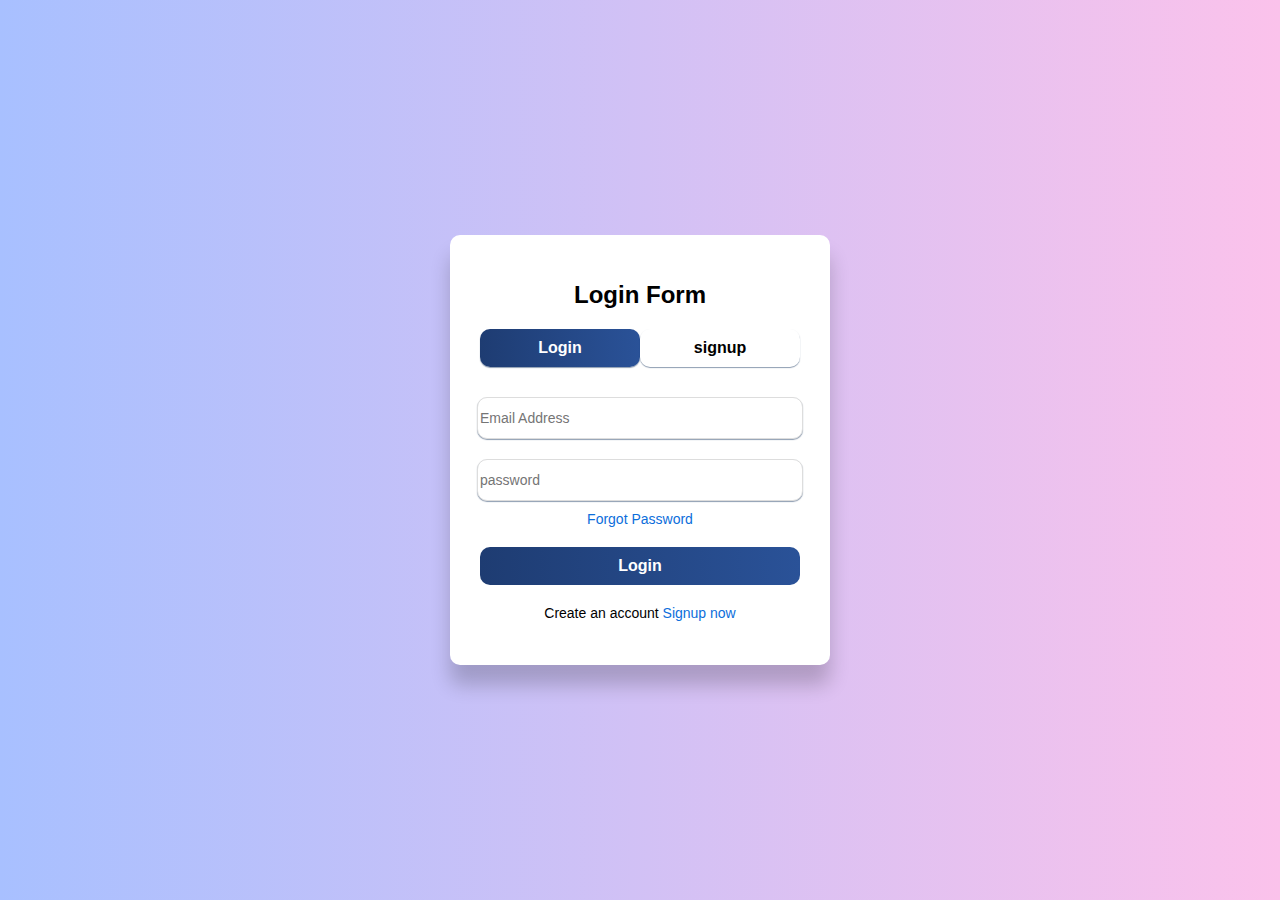
<file: index.html>
<!DOCTYPE html>
<html>

<head>
    <title>form</title>
    <link rel="stylesheet" href="style.css">
</head>

<body>
    <div class="wrapper">
        <h1 class="wrapper_head">Login Form</h1>
        <div class="title-text">
            <button class="title_login">Login</button>
            <button class="title_signup">signup</button>
        </div>
        <div class="form-container">
            <form action="" class="form_body">

                <input type="email" name="email" placeholder="Email Address">
                <input type="text" name="password" placeholder="password">

                <span class="forgot">Forgot Password</span>

                <button>Login</button>
                <p>Create an account <span class="option">Signup now</span></p>
            </form>

        </div>
    </div>
</body>

</html>
</file>
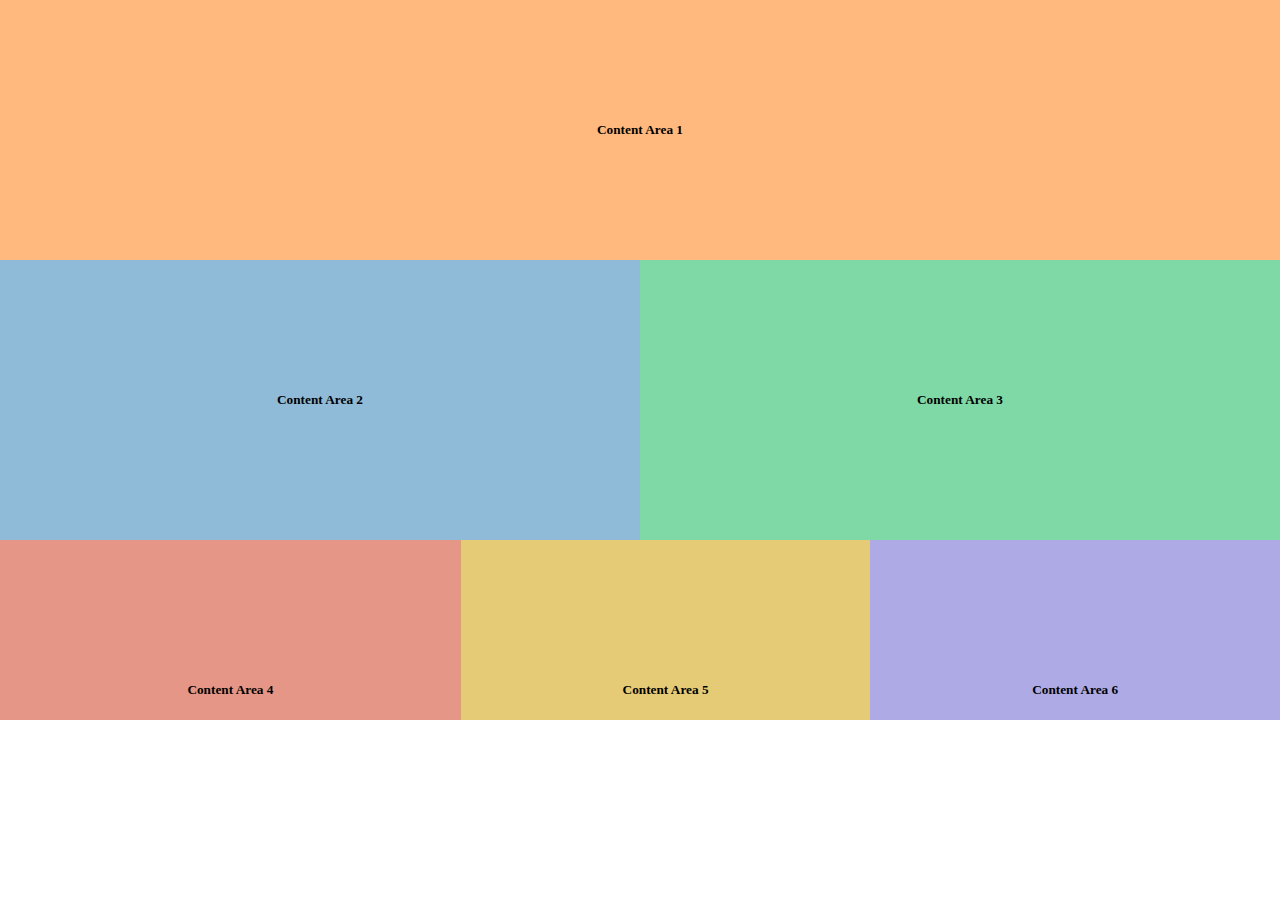
<file: div1.html>
<!DOCTYPE HTML>
<html>

<head>
    <title>Form</title>
    <style>
        body{
            margin: 0;
        }
        .rectangle1 {
            background-color: #FFB97E;
          
            height: 260px;
            width: 100%;
            text-align: center;
            display: flex;
            align-items: center;
            justify-content: center;
        }

        #container {
            display: flex;
            width: 100%;
            text-align: center;
            align-items: center;
        }

        #container2 {
            display: flex;
            width: 100%;
            align-items: center;
        }

        .rectangle2 {
            background-color: #8FBBD8;
            width: 50%;
            height: 280px;
            margin: auto;
            display: flex;
            align-items: center;
            justify-content: center;
        }

        .rectangle3 {
            background-color: #7FD9A6;
            width: 50%;
            height: 280px;
            margin: auto;
            display: flex;
            align-items: center;
            justify-content: center;
        }

        .rectangle4 {
            background-color: #E59687;
            width: 45%;
            height: 180px;
            margin: auto;
            display: flex;
            align-items: end;
            justify-content: center;
        }

        .rectangle5 {
            background-color: #E5CB76;
            width: 40%;
            height: 180px;
            margin: auto;
            display: flex;
            align-items: end;
            justify-content: center;
        }

        .rectangle6 {
            background-color: #AEAAE5;
            width: 40%;
            height: 180px;
            margin: auto;
            display: flex;
            align-items: end;
            justify-content: center;
        }
    </style>
</head>

<body>
    <div class="rectangle1">
        <h5>Content Area 1</h5>
    </div>
    <div id="container">
        <div class="rectangle2">
            <h5>Content Area 2</h5>
        </div>
        <div class="rectangle3">
            <h5>Content Area 3</h5>
        </div>
    </div>
    <div id="container2"> 
        <div class="rectangle4">
            <h5>Content Area 4</h5>
        </div>
        <div class="rectangle5">
            <h5>Content Area 5</h5>
        </div>
        <div class="rectangle6">
            <h5>Content Area 6</h5>
        </div>
    </div>
</body>

</html>
</file>
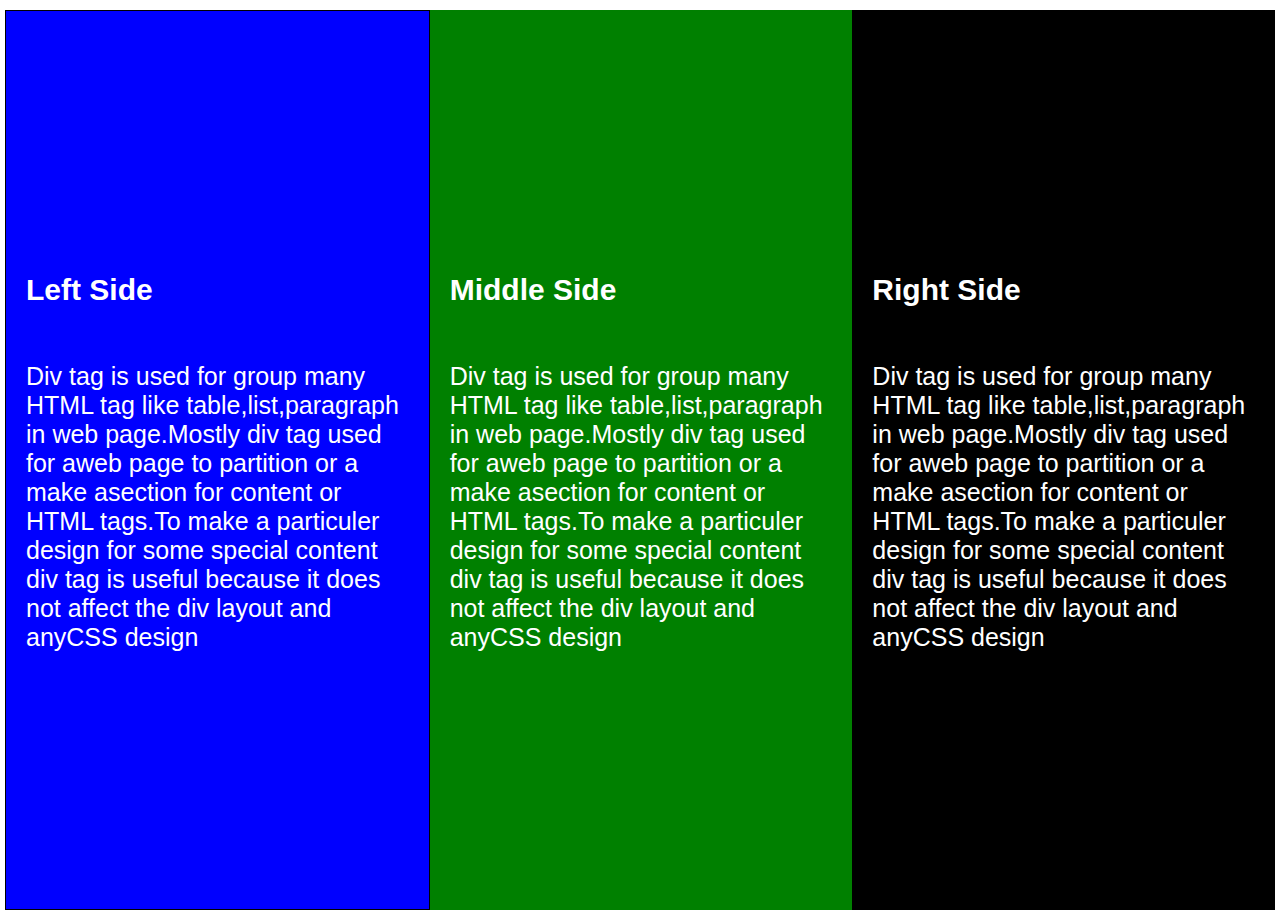
<file: div2.html>
<!DOCTYPE HTML>
<html>

<head>
    <title> form</title>
    <style>
        body {
            background-color: white;
            font-family: Arial;
            margin: 10px 5px;
         
        }

        #container {
            display: flex;
            height: 100vh;
            
        }

        .rectangle1,
        .rectangle2,
        .rectangle3 {
            display: flex;
            flex-direction: column;
            justify-content: center;
            align-items: start;
            padding: 20px;
            box-sizing: border-box;
        }

        .rectangle1 {
            background-color: blue;
            color: white;
            border: 1px solid black;
       

        }

        .rectangle2 {
            background-color: green;
            color: white;
        }

        .rectangle3 {
            background-color: black;
            color: white;

        }
        h3{
          font-size: 30px;  
        }
        p{
          font-size: 25px;  
        }
    </style>
</head>

<body>
    <div id="container">
        <div class="rectangle1">
            <h3>Left Side</h3>
            <p>Div tag is used for group many HTML tag like table,list,paragraph in web page.Mostly div tag used for
                aweb page to partition or a make asection for content or HTML tags.To make a particuler design for some
                special content div tag is useful because it does not affect the div layout and anyCSS design</p>
        </div>

        <div class="rectangle2">
            <h3>Middle Side</h3>
            <p>Div tag is used for group many HTML tag like table,list,paragraph in web page.Mostly div tag used for
                aweb page to partition or a make asection for content or HTML tags.To make a particuler design for some
                special content div tag is useful because it does not affect the div layout and anyCSS design</p>
        </div>

        <div class="rectangle3">
            <h3>Right Side</h3>
            <p>Div tag is used for group many HTML tag like table,list,paragraph in web page.Mostly div tag used for
                aweb page to partition or a make asection for content or HTML tags.To make a particuler design for some
                special content div tag is useful because it does not affect the div layout and anyCSS design</p>
        </div>
    </div>
</body>

</html>
</file>
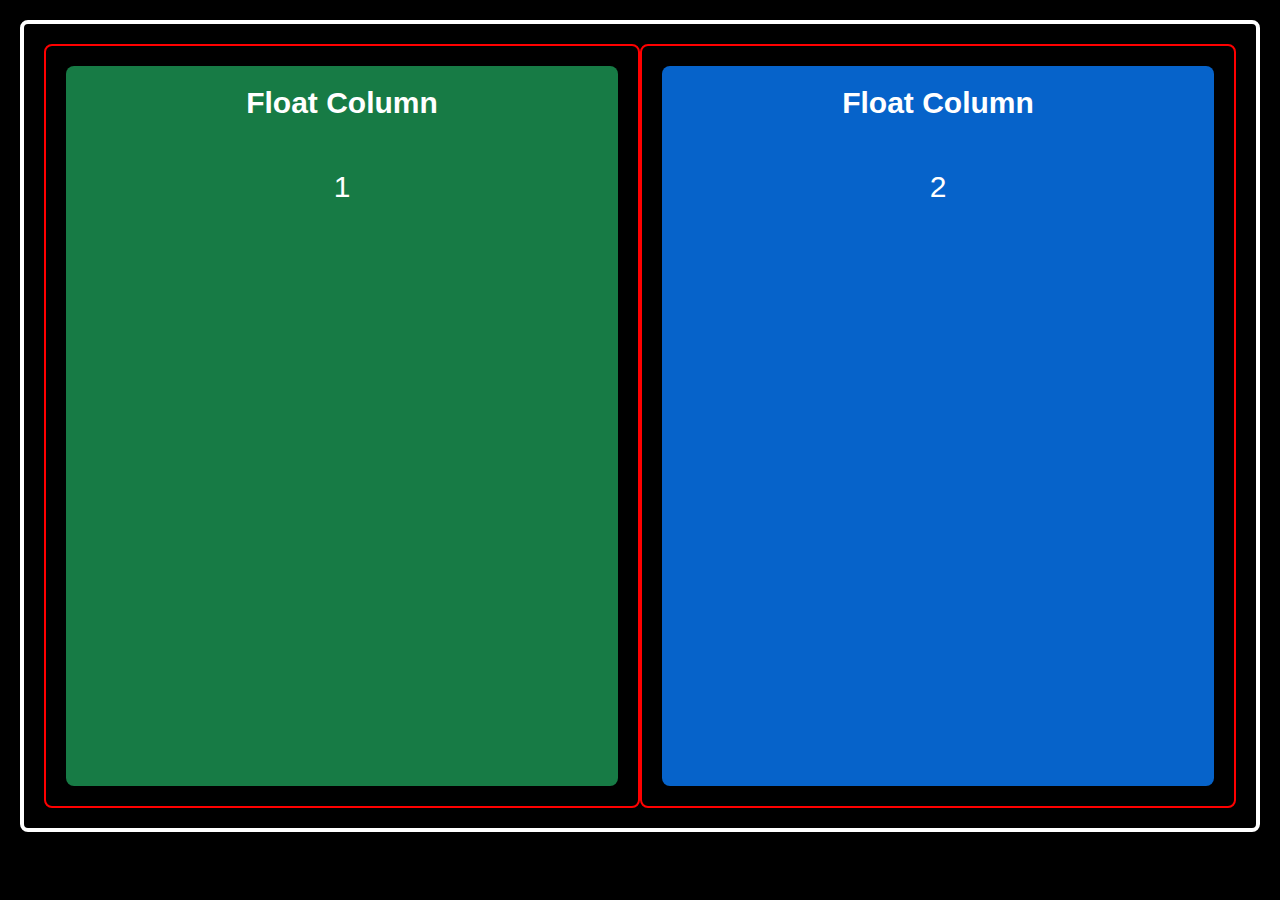
<file: div4.html>
<!DOCTYPE html>
<html>

<head>
  <link rel="stylesheet" href="div4.css">
  <title>Float Columns</title>
</head>

<body>
  <div class="float-container">
    <div class="float-child">
      <div class="float-child1">
        <h1>Float Column </h1>
        <p>1</p>
      </div>
      
    </div>

    <div class="float-child">
      <div  class="float-child2">
        <h1>Float Column </h1>
        <p>2</p>
      </div>
      
    </div>
  </div>


</body>

</html>
</file>
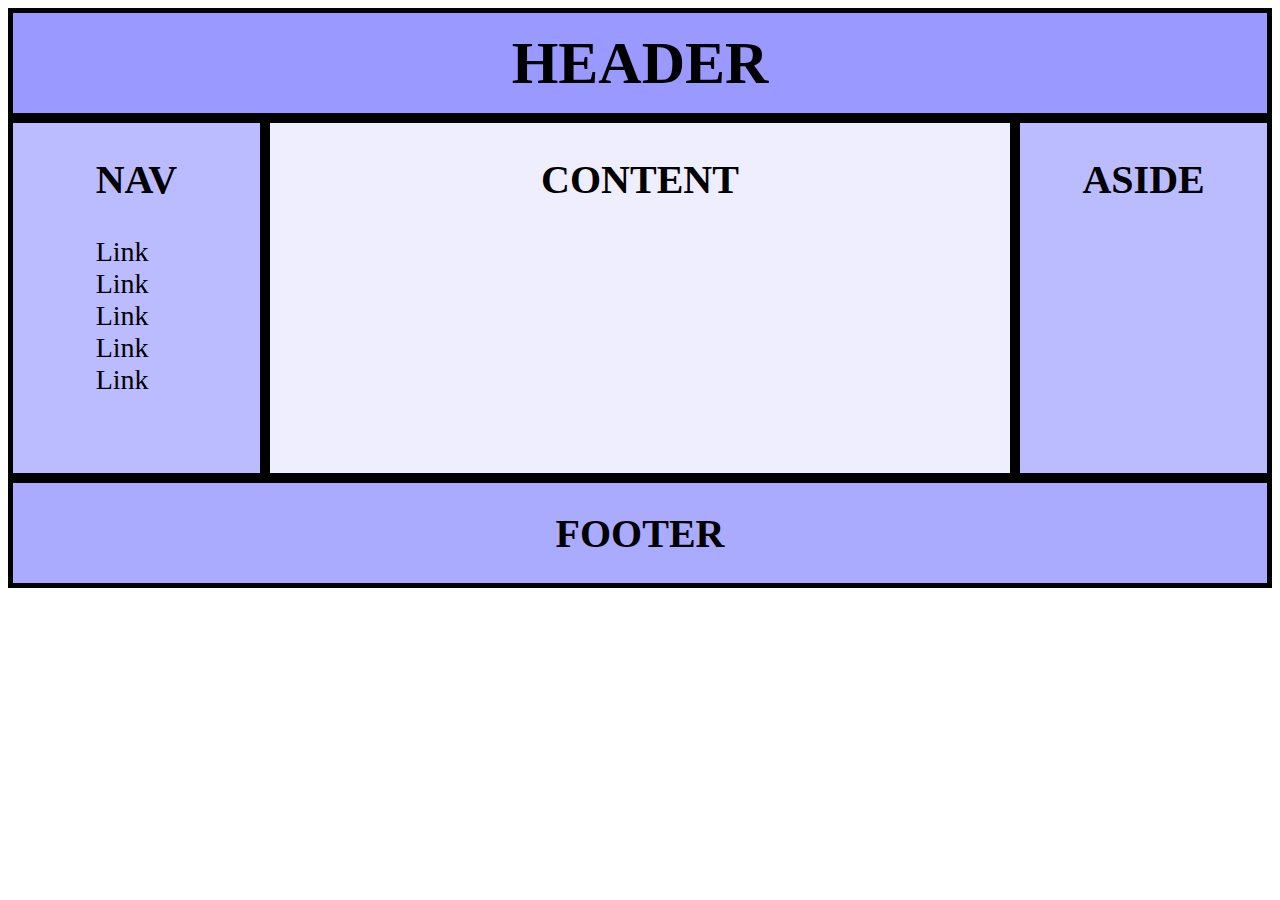
<file: div5.html>
<!DOCTYPE HTML>
<html>

<head>
    <title> table</title>
    <style>
        .rectangle1 {
            background-color: #9A99FF;
            border: 5px solid black;
            height: 100px;
            display: flex;
            align-items: center;
            justify-content: center;
        }

        .rectangle1 h2 {
            font-size: 60px;
        }

        #container {
            display: flex;
            width: 100%;
        }

        .rectangle2 {
            background-color: #BBBCFF;
            width: 20%;
            height: 350px;
            margin: auto;
            border: 5px solid black;
            display: flex;
            justify-content: center;
            align-items: start;



        }

        .rectangle2 h2 {
            font-size: 40px;
            text-align: left;
            
        }


        .rectangle3 {
            background-color: #EFEEFF;
            width: 60%;
            height: 350px;
            margin: auto;
            border: 5px solid black;
            display: flex;
            justify-content: center;


        }

        .rectangle3 h2 {
            font-size: 40px;
        }

        .rectangle4 {
            background-color: #BBBCFF;
            width: 20%;
            height: 350PX;
            border: 5px solid black;
            display: flex;
            justify-content: center;

        }

        .rectangle4 h2 {
            font-size: 40px;
        }

        .rectangle5 {
            background-color: #AAAAFF;
            border: 5px solid black;
            height: 100px;
            display: flex;
            align-items: center;
            justify-content: center;
        }

        .rectangle5 h2 {
            font-size: 40px;
        }

        ul {
            list-style: none;
            padding: 0;
            margin: 0;
            align-items:center;
        }
        ul li{
            font-size: 28px;
        }
    </style>
</head>

<body>
    <div class="rectangle1">
        <div>
            <h2>HEADER</h2>
        </div>
    </div>
    <div id="container">
        <div class="rectangle2">
            <div>
                <h2>NAV</h2>
                <ul>
                    <li>Link</li>
                    <li>Link</li>
                    <li>Link</li>
                    <li>Link</li>
                    <li>Link</li>
                </ul>
            </div>
        </div>
        <div class="rectangle3">
            <div>
                <h2>CONTENT</h2>
            </div>
        </div>
        <div class="rectangle4">
            <div>
                <h2>ASIDE</h2>
            </div>
        </div>
    </div>
    <div class="rectangle5">
        <div>
            <h2>FOOTER</h2>
        </div>
    </div>


</body>

</html>
</file>
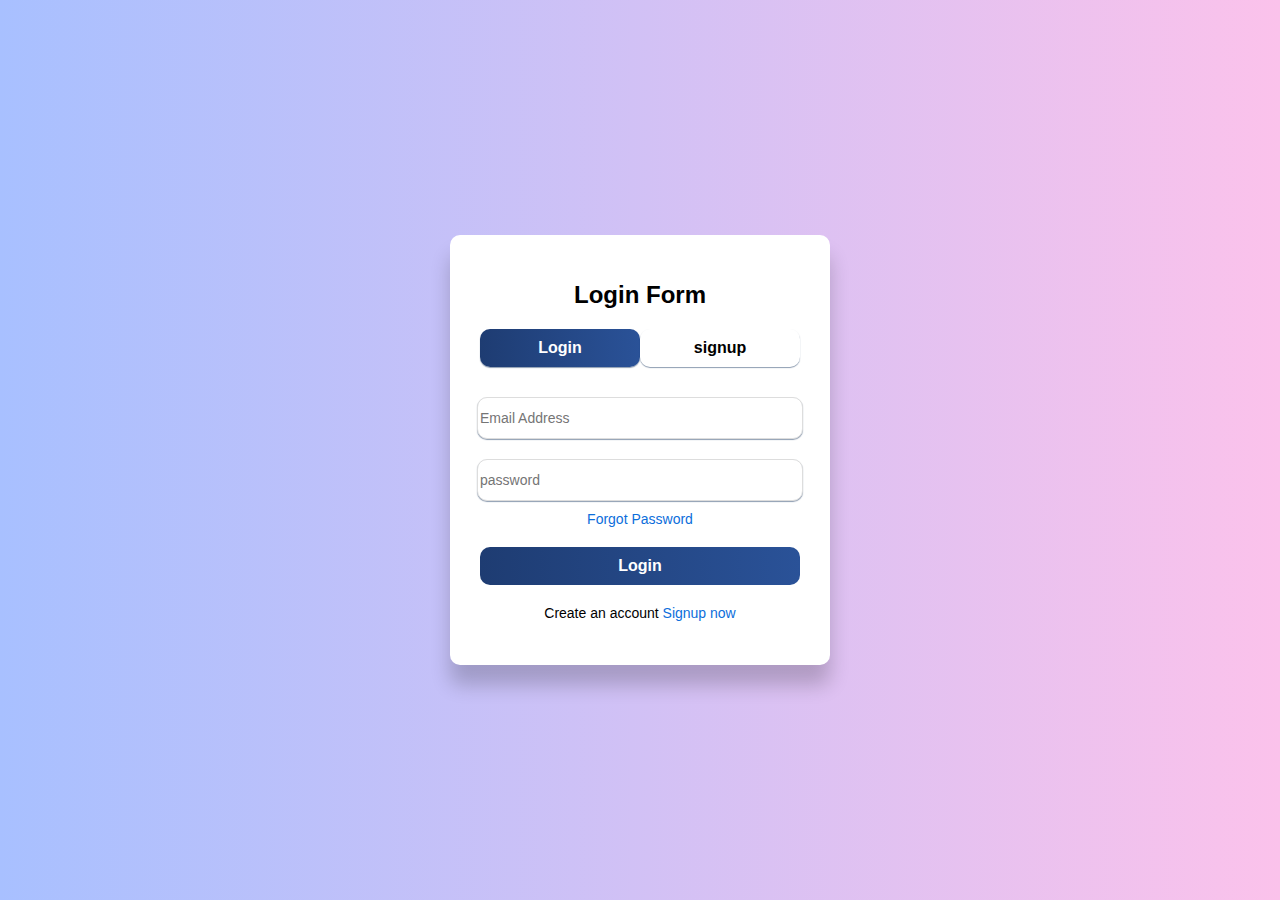
<file: form1.html>
<!DOCTYPE html>
<html>

<head>
    <title>form</title>
    <link rel="stylesheet" href="form1.css">
</head>

<body>
    <div class="wrapper">
        <h1 class="wrapper_head">Login Form</h1>
        <div class="title-text">
            <button class="title_login">Login</button>
            <button class="title_signup">signup</button>
        </div>
        <div class="form-container">
            <form action="" class="form_body">

                <input type="email" name="email" placeholder="Email Address">
                <input type="text" name="password" placeholder="password">

                <span class="forgot">Forgot Password</span>

                <button>Login</button>
                <p>Create an account <span class="option">Signup now</span></p>
            </form>

        </div>
    </div>
</body>

</html>
</file>
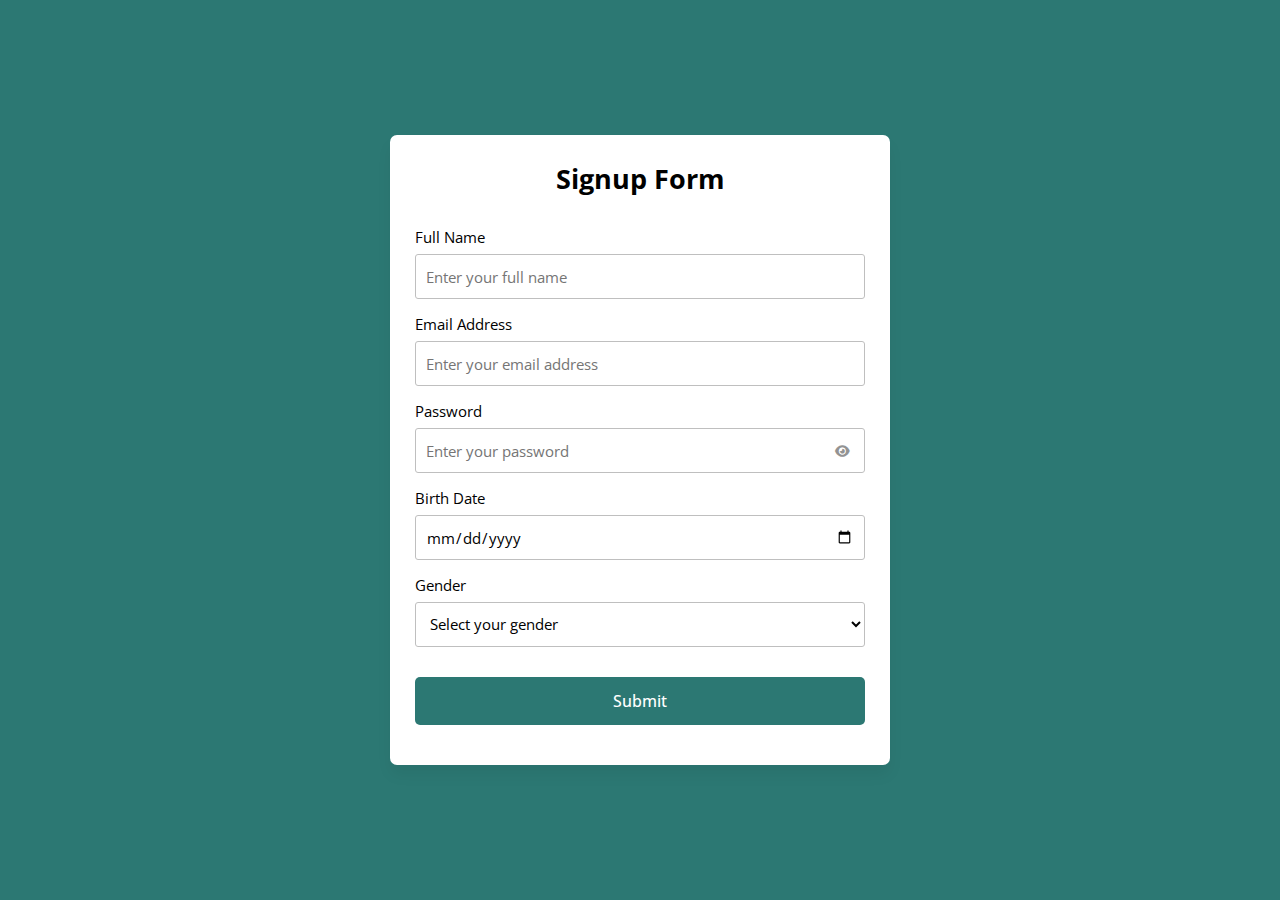
<file: form2.html>
<!DOCTYPE html>
<html lang="en">

<head>
  <meta charset="UTF-8">
  <meta http-equiv="X-UA-Compatible" content="IE=edge">
  <meta name="viewport" content="width=device-width, initial-scale=1.0">

  <link rel="stylesheet" href="https://cdnjs.cloudflare.com/ajax/libs/font-awesome/6.2.1/css/all.min.css" />
  <link rel="stylesheet" href="form2.css">
  <title>Form</title>
</head>

<body>
  <form action="#">
    <h2>Signup Form</h2>
    <div class="form-group fullname">
      <label for="fullname">Full Name</label>
      <input type="text" id="fullname" placeholder="Enter your full name">
    </div>
    <div class="form-group email">
      <label for="email">Email Address</label>
      <input type="text" id="email" placeholder="Enter your email address">
    </div>
    <div class="form-group password">
      <label for="password">Password</label>
      <input type="password" id="password" placeholder="Enter your password">
      <i id="pass-toggle-btn" class="fa-solid fa-eye"></i>
    </div>
    <div class="form-group date">
      <label for="date">Birth Date</label>
      <input type="date" id="date" placeholder="Select your date">
    </div>
    <div class="form-group gender">
      <label for="gender">Gender</label>
      <select id="gender">
        <option value="" selected disabled>Select your gender</option>
        <option value="Male">Male</option>
        <option value="Female">Female</option>
        <option value="Other">Other</option>
      </select>
    </div>
    <div class="form-group submit-btn">
      <input type="submit" value="Submit">
    </div>
  </form>

</body>

</html>
</file>
<file: style.css>
body {
    font-family: Arial, sans-serif;
    background: linear-gradient(to right, #a8c0ff, #fbc2eb);
    display: flex;
    justify-content: center;
    align-items: center;
    height: 100vh;
    margin: 0;
}


.wrapper {
    background: white;
    padding: 30px  ;
    margin:20px;
    border-radius: 10px;
    box-shadow: 0px 20px 20px rgba(0, 0, 0, 0.2);
    width: 320px;
    text-align: center;
}

.wrapper_head {
    font-size: 24px;
    font-weight: bold;
    margin-bottom: 20px;
}


.title-text {
    display: flex;
    justify-content: center;
    margin-bottom: 20px;
    width:100%
}

.title_login, .title_signup {
    flex: 1;
    background: linear-gradient(to right, #1e3c72, #2a5298);
    color: white;
    padding: 10px 0;
    font-size: 16px;
    font-weight: bold;
    border: none;
    border-radius: 10px;
    cursor: pointer;
    box-shadow: 0 1px 1px rgba(30, 60, 100, 0.5);
   
}

.title_signup {
    background: white;
    color: black;
   
    
}

.title_login:hover, .title_signup:hover {
    background: linear-gradient(to right, #2a5298, #1e3c72);
    color: white;
}


.form-container {
    margin-top: 20px;
}
.form_body{
    
    display:flex;
    flex-direction:column;
    align-items:center;
    justify-content:center

}

.form_body input {
    width: 100%;
    padding: 12px 2px;
    margin: 10px;
    border: 1px solid #ddd;
    border-radius: 10px;
    font-size: 14px;
    outline: none;
    box-shadow: 0 1px 1px rgba(30, 60, 100, 0.5);
}

.form_body input:focus {
    border-color: #1e3c72;
    box-shadow: 0 0 5px rgba(30, 60, 114, 0.5);
}

.forgot {
    display: block;
    text-align: left;
    margin-bottom: 20px;
    color: #0C6EDB;
    font-size: 14px;
    cursor: pointer;
}

.forgot:hover {
    text-decoration: underline;
}


.form_body button {
    width: 100%;
    padding: 10px;
    background: linear-gradient(to right, #1e3c72, #2a5298);
    color: white;
    border: none;
    border-radius: 10px;
    font-size: 16px;
    font-weight: bold;
    cursor: pointer;
    transition: background 0.3s ease-in-out;
}

.form_body button:hover {
    background: linear-gradient(to right, #2a5298, #1e3c72);
}


.form_body p {
    margin-top: 20px;
    font-size: 14px;
    color: black;
}

.form_body p span {
    color: #0C6EDB;
   
    cursor: pointer;
}

.form_body p span:hover {
    text-decoration: underline;
}
</file>
<file: div4.css>
body{
    font-family: Arial, sans-serif;
    background-color:black;
    color:white;
    margin:20px;
}

.float-container{
    height:auto;
    display:flex;
    align-items:center;
    justify-content:center;
    border:4px solid white;
    border-radius:8px;
    padding:20px
}
.float-child{
    flex:1;
    height:100%;
    border:2px solid red;
    border-radius:8px;
    padding:20px
}
.float-child1{
    display:flex;
    flex-direction:column;
    align-items:center;
    background-color:#177B45;
    border-radius:8px;
    height:80vh 
    
}
.float-child2{
    display:flex;
    flex-direction:column;
    align-items:center;
    background-color:#0663CA;
    border-radius:8px;
    height:80vh   
  
}
h1{
    font-size:30px;
}
p{
    font-size:30px;
}
</file>
<file: form1.css>
body {
    font-family: Arial, sans-serif;
    background: linear-gradient(to right, #a8c0ff, #fbc2eb);
    display: flex;
    justify-content: center;
    align-items: center;
    height: 100vh;
    margin: 0;
}


.wrapper {
    background: white;
    padding: 30px  ;
    margin:20px;
    border-radius: 10px;
    box-shadow: 0px 20px 20px rgba(0, 0, 0, 0.2);
    width: 320px;
    text-align: center;
}

.wrapper_head {
    font-size: 24px;
    font-weight: bold;
    margin-bottom: 20px;
}


.title-text {
    display: flex;
    justify-content: center;
    margin-bottom: 20px;
    width:100%
}

.title_login, .title_signup {
    flex: 1;
    background: linear-gradient(to right, #1e3c72, #2a5298);
    color: white;
    padding: 10px 0;
    font-size: 16px;
    font-weight: bold;
    border: none;
    border-radius: 10px;
    cursor: pointer;
    box-shadow: 0 1px 1px rgba(30, 60, 100, 0.5);
   
}

.title_signup {
    background: white;
    color: black;
   
    
}

.title_login:hover, .title_signup:hover {
    background: linear-gradient(to right, #2a5298, #1e3c72);
    color: white;
}


.form-container {
    margin-top: 20px;
}
.form_body{
    
    display:flex;
    flex-direction:column;
    align-items:center;
    justify-content:center

}

.form_body input {
    width: 100%;
    padding: 12px 2px;
    margin: 10px;
    border: 1px solid #ddd;
    border-radius: 10px;
    font-size: 14px;
    outline: none;
    box-shadow: 0 1px 1px rgba(30, 60, 100, 0.5);
}

.form_body input:focus {
    border-color: #1e3c72;
    box-shadow: 0 0 5px rgba(30, 60, 114, 0.5);
}

.forgot {
    display: block;
    text-align: left;
    margin-bottom: 20px;
    color: #0C6EDB;
    font-size: 14px;
    cursor: pointer;
}

.forgot:hover {
    text-decoration: underline;
}


.form_body button {
    width: 100%;
    padding: 10px;
    background: linear-gradient(to right, #1e3c72, #2a5298);
    color: white;
    border: none;
    border-radius: 10px;
    font-size: 16px;
    font-weight: bold;
    cursor: pointer;
    transition: background 0.3s ease-in-out;
}

.form_body button:hover {
    background: linear-gradient(to right, #2a5298, #1e3c72);
}


.form_body p {
    margin-top: 20px;
    font-size: 14px;
    color: black;
}

.form_body p span {
    color: #0C6EDB;
   
    cursor: pointer;
}

.form_body p span:hover {
    text-decoration: underline;
}
</file>
<file: form2.css>
@import url('https://fonts.googleapis.com/css2?family=Open+Sans:wght@400;500;600;700&display=swap');

* {
  margin: 0;
  padding: 0;
  box-sizing: border-box;
  font-family: 'Open Sans', sans-serif;
}
body {
  display: flex;
  align-items: center;
  justify-content: center;
  padding: 0 10px;
  min-height: 100vh;
  background: #2C7873;
}
form {
  padding: 25px;
  background: #fff;
  max-width: 500px;
  width: 100%;
  border-radius: 7px;
  box-shadow: 0 10px 15px rgba(0, 0, 0, 0.05);
}
form h2 {
  font-size: 27px;
  text-align: center;
  margin: 0px 0 30px;
}
form .form-group {
  margin-bottom: 15px;
  position: relative;
}
form label {
  display: block;
  font-size: 15px;
  margin-bottom: 7px;
}
form input,
form select {
  height: 45px;
  padding: 10px;
  width: 100%;
  font-size: 15px;
  outline: none;
  background: #fff;
  border-radius: 3px;
  border: 1px solid #bfbfbf;
}
form input:focus,
form select:focus {
  border-color: #9a9a9a;
}
form input.error,
form select.error {
  border-color: #f91919;
  background: #f9f0f1;
}
form small {
  font-size: 14px;
  margin-top: 5px;
  display: block;
  color: #f91919;
}
form .password i {
  position: absolute;
  right: 0px;
  height: 45px;
  top: 28px;
  font-size: 13px;
  line-height: 45px;
  width: 45px;
  cursor: pointer;
  color: #939393;
  text-align: center;
}
.submit-btn {
  margin-top: 30px;
}
.submit-btn input {
  color: white;
  border: none;
  height: auto;
  font-size: 16px;
  padding: 13px 0;
  border-radius: 5px;
  cursor: pointer;
  font-weight: 500;
  text-align: center;
  background: #2C7873;
  transition: 0.2s ease;
}
.submit-btn input:hover {
  background: #40ada6;
}
</file>
